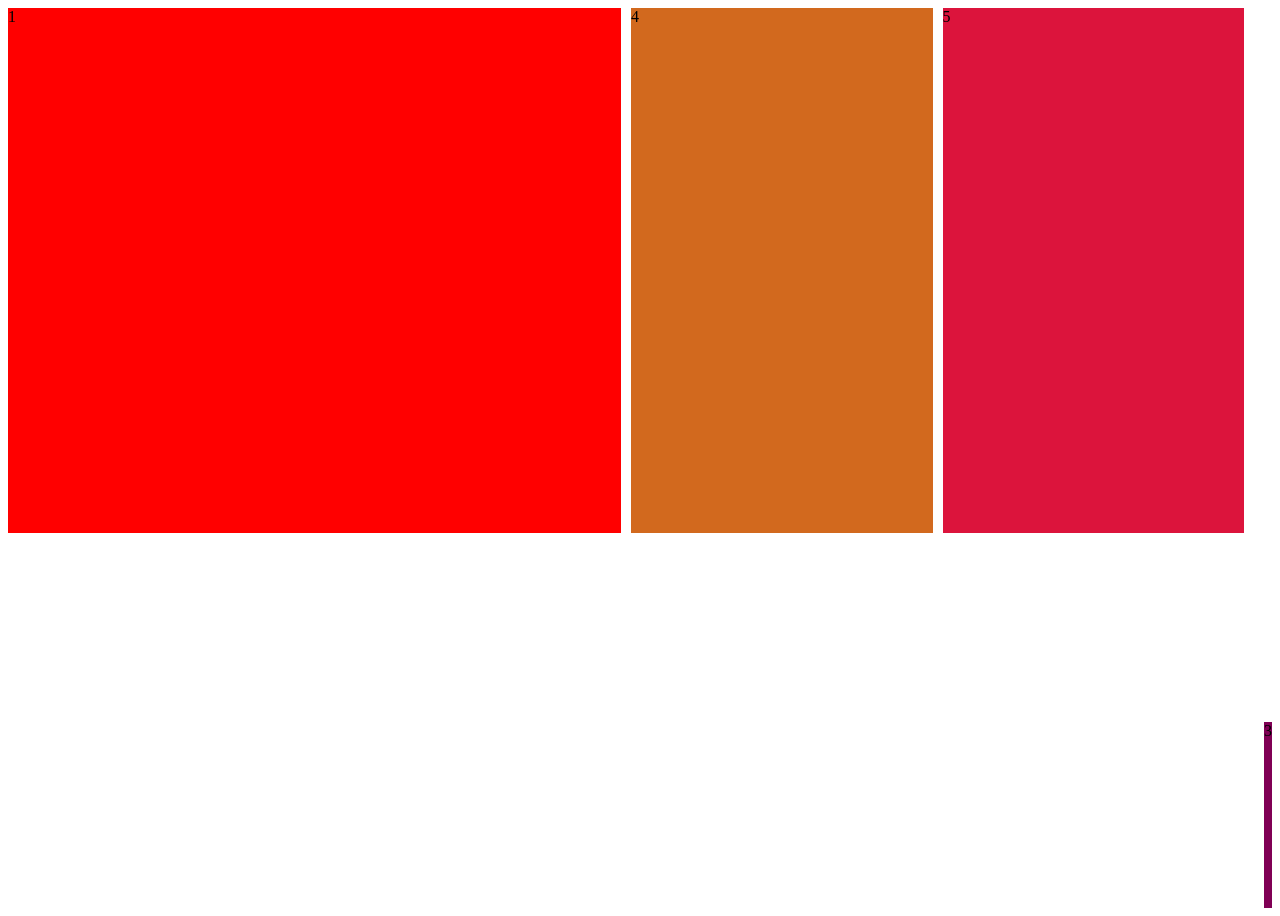
<file: index.html>
<!doctype html>
<html lang="en">
  <head>
    <meta charset="UTF-8" />
    <meta name="viewport" content="width=device-width, initial-scale=1.0" />
    <title>Document</title>
    <style>
      .grid-parent {
        height: 100vh;
        gap: 10px;
        display: grid;
        grid-template-columns: repeat(4, 1fr);
        /* grid-template-rows: repeat(3, 1fr); */
        grid-template-areas:
          "one one four five"
          "one one four five"
          "one one four five";
      }
      .box {
        background-color: aquamarine;
      }
      .one {
        grid-area: one;
        background: red;
      }
      .two {
        grid-area: two;
        background-color: gray;
      }
      .three {
        grid-area: three;
        background-color: rgb(128, 0, 85);
      }
      .four {
        grid-area: four;
        background-color: chocolate;
      }
      .five {   
        grid-area: five;
        background-color: crimson;
      }
    </style>
  </head>
  <body>
    <div class="grid-parent">
      <div class="box 1 one">1</div>
      <div class="box 2 two">2</div>
      <div class="box 3 three">3</div>
      <div class="box 4 four">4</div>
      <div class="box 5 five">5</div>
    </div>
  </body>
</html>
</file>
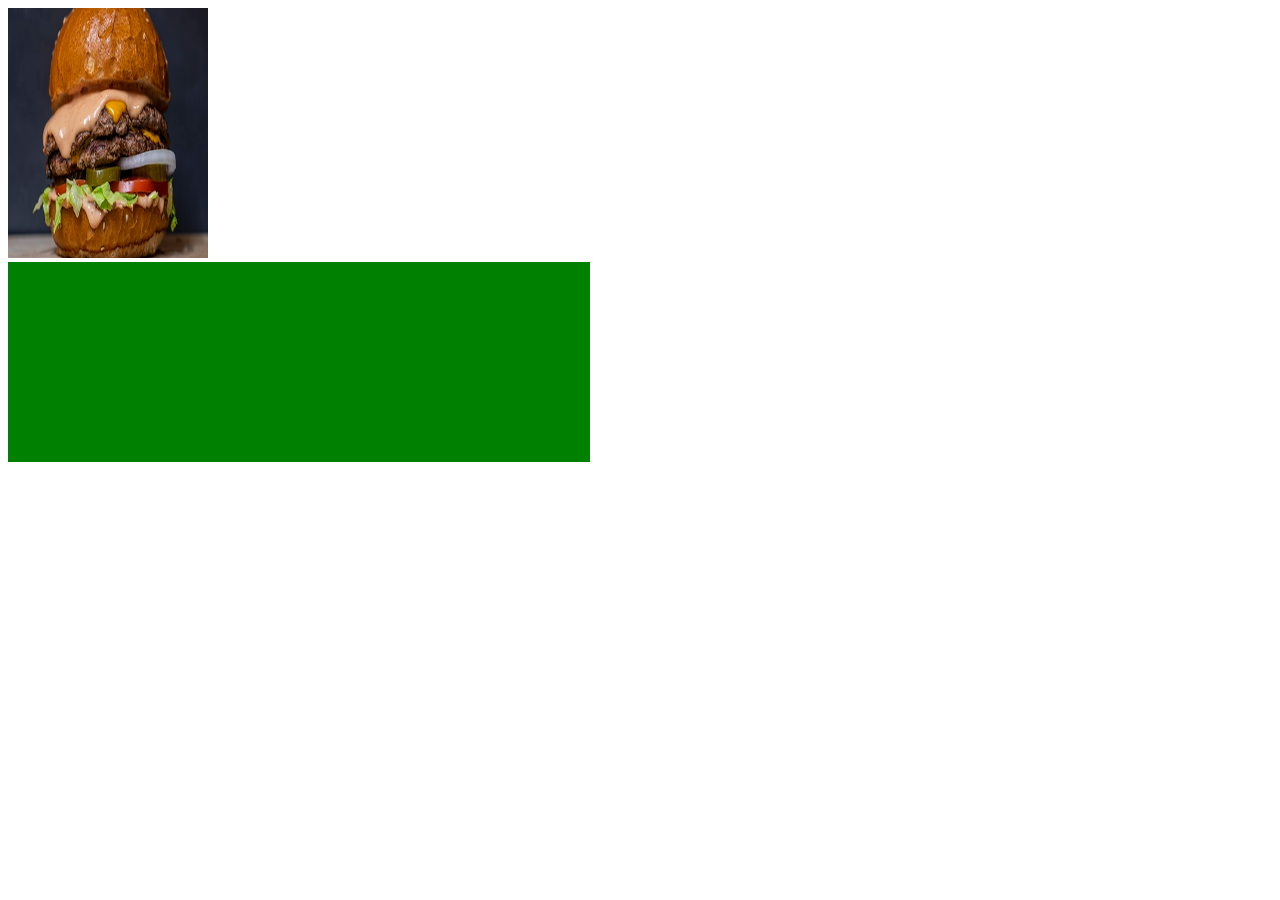
<file: flex.html>
<!doctype html>
<html lang="en">
  <head>
    <meta charset="UTF-8" />
    <meta name="viewport" content="width=device-width, initial-scale=1.0" />
    <title>Document</title>
    <style>
      .one {
        width: 300px;
        height: 300px;
        background: red;
        position: absolute;
        top: 0px;
        z-index: 4;
      }
      .two {
        width: 300px;
        height: 300px;
        background: yellowgreen;
        position: absolute;
        top: 50px;
        left: 50px;

        z-index: 3;
      }
      .img{
        width: 200px;
        height: 250px;
      
      }
      div{
        height: 200px;
        background-color: green;
        width: calc(50% - 50px);
      }
    </style>
  </head>
  <body>
    <!-- <div class="one"></div>
    <div class="two"></div>
    <span>text</span> -->
    <img class="img" src="./burger.png" alt="image">
    <div>

    </div>
  </body>
</html>
</file>
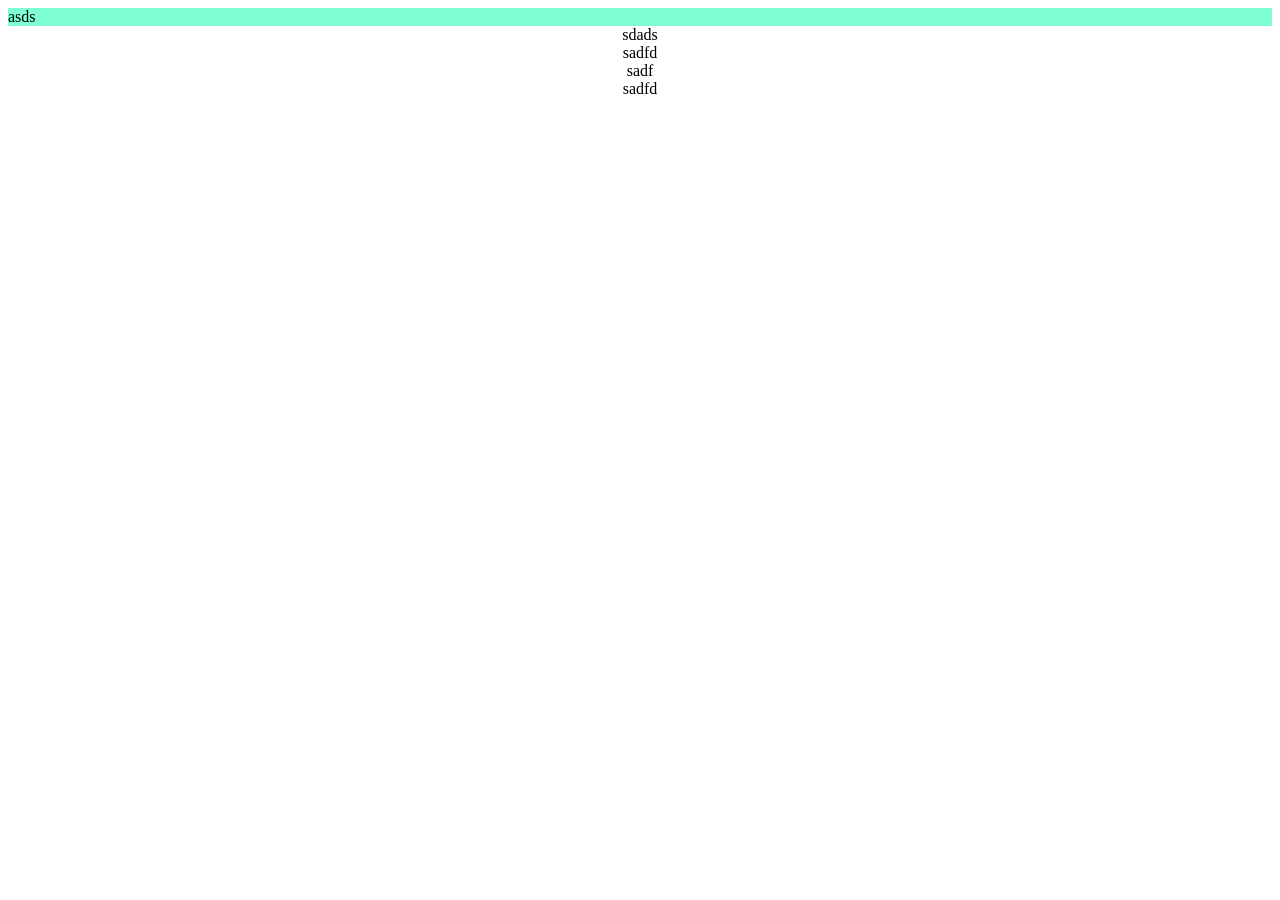
<file: hg.html>
<!doctype html>
<html lang="en">
  <head>
    <meta charset="UTF-8" />
    <meta name="viewport" content="width=device-width, initial-scale=1.0" />
    <title>Document</title>
    <style>
        .parent{
            display: flex;
            flex-direction: column;
            align-items: center ;
        }
        .box1{
            background-color: aquamarine;
            align-self: stretch;
        }
    </style>
  </head>
  <body>
    <div class="parent">
      <div class="box1">asds</div>
      <div class="box2">sdads</div>
      <div class="box3">sadfd</div>
      <div class="box4">sadf</div>
      <div class="box5">sadfd</div>
    </div>
  </body>
</html>
</file>
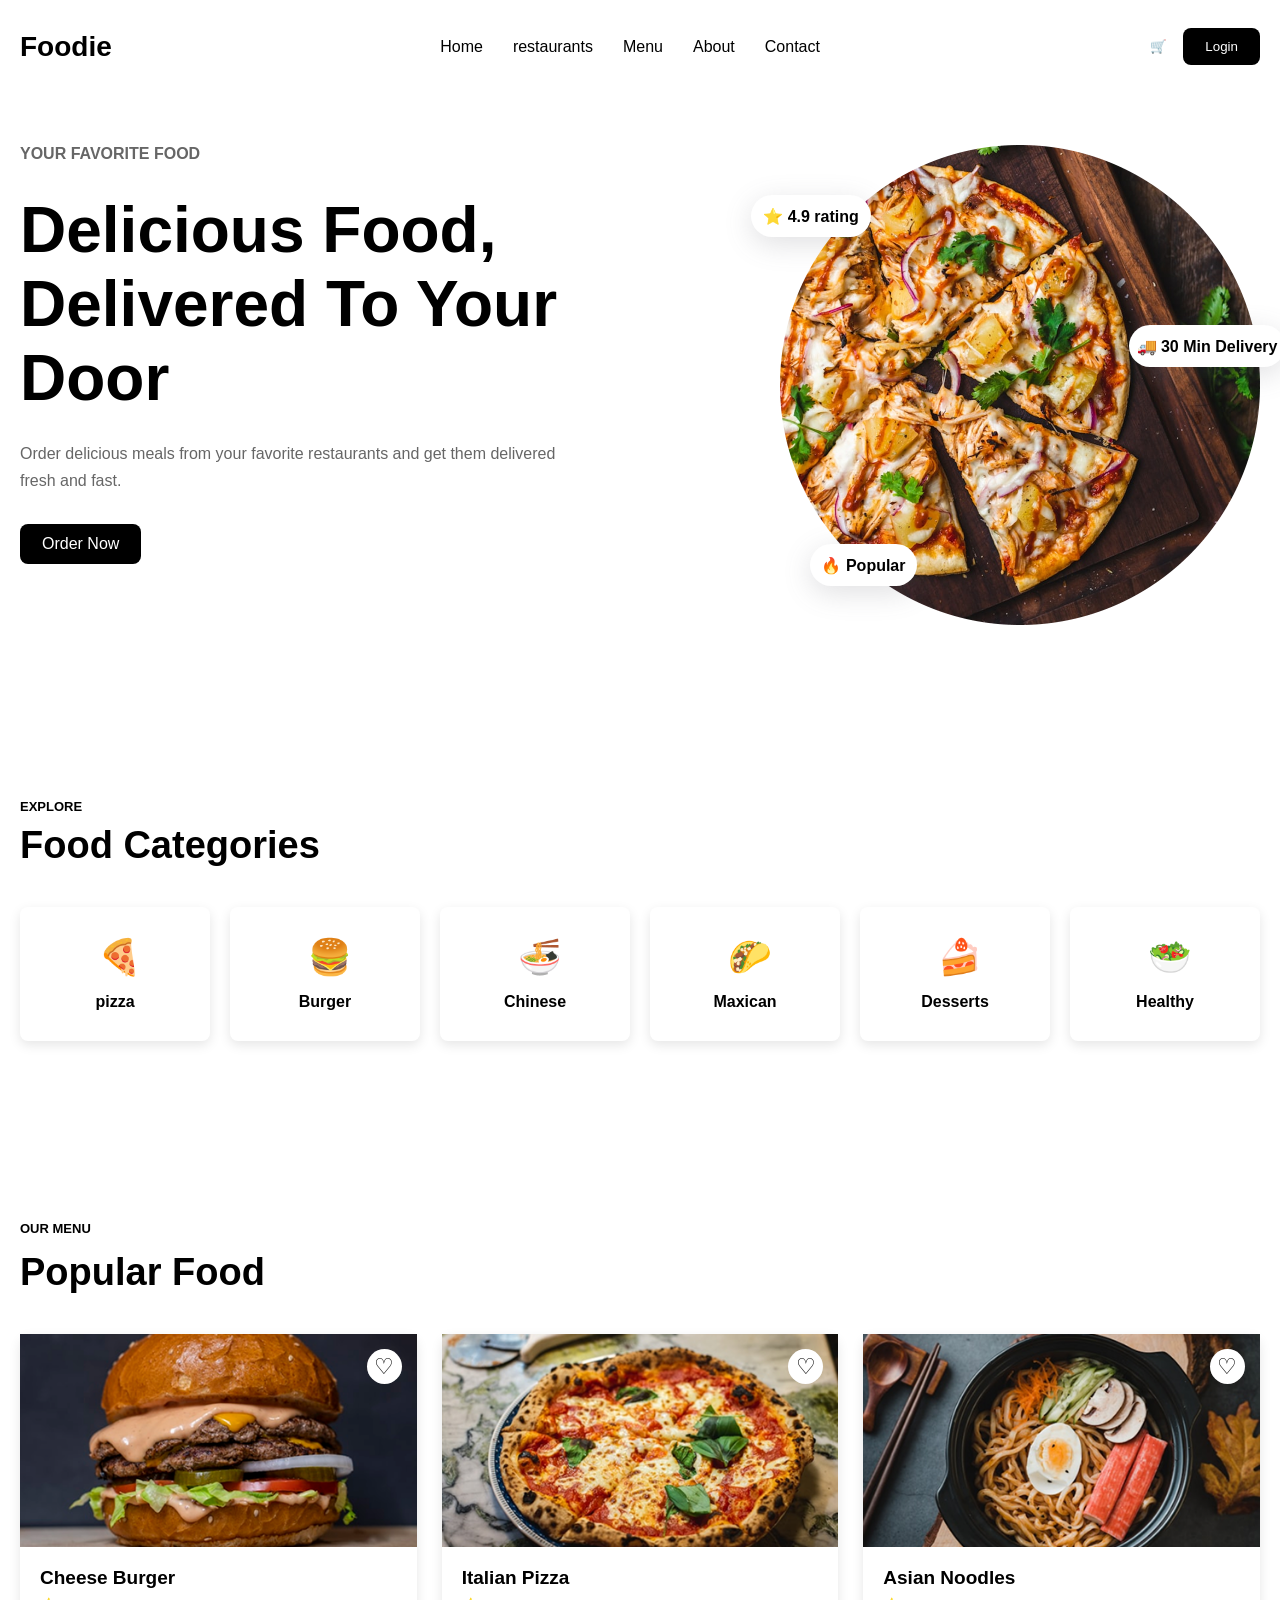
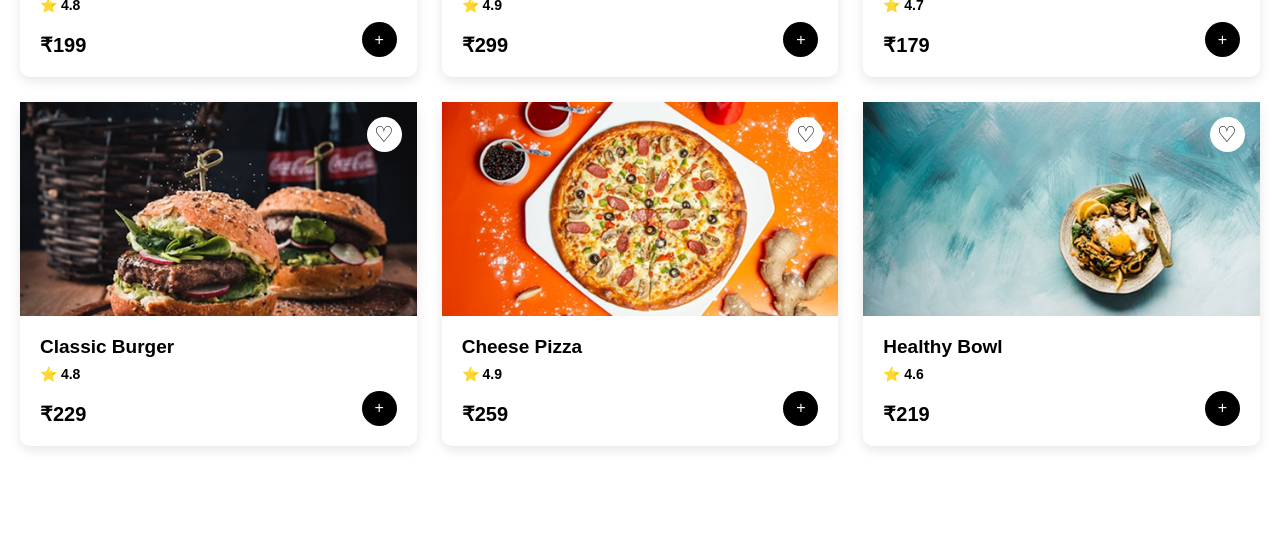
<file: web.html>
<!doctype html>
<html lang="en">
  <head>
    <meta charset="UTF-8" />
    <meta name="viewport" content="width=device-width, initial-scale=1.0" />
    <title>Document</title>
    <link rel="stylesheet" href="./web.css" />
    <link rel="stylesheet" href="./media.css">
  </head>
  <body>
    <header class="header">
      <div class="container">
        <div class="header-main">
          <div class="logo">Foodie</div>
          <div class="nav flex">
            <a>Home</a>
            <a>restaurants</a>
            <a>Menu</a>
            <a>About</a>
            <a>Contact</a>
          </div>
          <div class="actions flex">
            <button class="cart">🛒</button>
            <button class="login">Login</button>
            <button class="menu-togle"><img src="./togle.png" alt="puppy lerry"></button>
          </div>
        </div>
      </div>
    </header>

    <!-- hero  -->
    <section class="hero-sec">
      <div class="container">
        <div class="hero-page flex">
          <!-- hero content area  -->
          <div class="hero-content">
            <div class="txt">YOUR FAVORITE FOOD</div>
            <div class="foodtxt">Delicious Food, Delivered To Your Door</div>
            <div class="food-txt">
              Order delicious meals from your favorite restaurants and get them
              delivered fresh and fast.
            </div>
            <div class="">
              <button class="order">Order Now</button>
            </div>
          </div>

          <!-- hero page Pizza image  -->
          <div class="hero-image">
            <div class="ratinggg"><span>⭐ 4.9 rating</span></div>
            <div class="Delivery"><span>🚚 30 Min Delivery</span></div>
            <div class="Popular"><span>🔥 Popular</span></div>
            <img
              src="./mainpng.png"
              alt="pizza"
              height="480px"
              max-width="480px"
              class="hero-img"
            />
          
            
          </div>
        </div>
      </div>
    </section>

    <!-- food catogary  -->
    <section class="food-cat-section">
      <div class="container">
        <div class="catagory">
          <div class="cat-main">
            <div class="text">EXPLORE</div>
            <div class="cat-text">Food Categories</div>
          </div>
          <div class="cat-pics">
            <div class="pizza">
              <div class="pic">🍕</div>
              <div class="pizza-txt">pizza</div>
            </div>
            <div class="pizza">
              <div class="pic">🍔</div>
              <div class="pizza-txt">Burger</div>
            </div>
            <div class="pizza">
              <div class="pic">🍜</div>
              <div class="pizza-txt">Chinese</div>
            </div>
            <div class="pizza">
              <div class="pic">🌮</div>
              <div class="pizza-txt">Maxican</div>
            </div>
            <div class="pizza">
              <div class="pic">🍰</div>
              <div class="pizza-txt">Desserts</div>
            </div>
            <div class="pizza">
              <div class="pic">🥗</div>
              <div class="pizza-txt">Healthy</div>
            </div>
          </div>  
        </div>
      </div>
    </section>
    <!-- Menu -->
    <section class="menu-section">
      <div class="container mainn">
        <div class="menu-main flex">
          <!-- headign  -->
          <div class="menu-txt bold">OUR MENU</div>
          <div class="menutxt bold">Popular Food</div>
        </div>
        <div class="menu-pics">
          <!-- card 1 -->
          <div class="Burger">
            <div class="gap">
              <img src="./burger.png" alt="" />
              <div class="pdd">
                <div class="position center">
                  <span>♡</span>
                </div>
                <div class="main-menu">
                  Cheese Burger
                  <div class="rating">⭐ 4.8</div>
                </div>

               <div class="adding center">
                  <span>+</span>
                </div>
                <div class="price">₹199</div>
              </div>
            </div>
          </div>
          <!-- card 2 -->
          <div class="Burger">
            <div class="gap">
              <img src="./italian pizza.png" alt="" />
              <div class="pdd">
                <div class="position center">
                  <span>♡</span>
                </div>
                <div class="main-menu">
                  Italian Pizza
                  <div class="rating">⭐ 4.9</div>
                </div>

               <div class="adding center">
                  <span>+</span>
                </div>
                <div class="price">₹299</div>
              </div>
            </div>
          </div>
          <!-- card 3 -->
          <div class="Burger">
            <div class="gap">
              <img src="./noodles.png" alt="" />
              <div class="pdd">
                <div class="position center">
                  <span>♡</span>
                </div>
                <div class="main-menu">
                  Asian Noodles
                  <div class="rating">⭐ 4.7</div>
                </div>

                <div class="adding center">
                  <span>+</span>
                </div>
                <div class="price">₹179</div>
              </div>
            </div>
          </div>
          <!-- card 4 -->
          <div class="Burger">
            <div class="gap">
              <img src="./clasic burger.png" alt="" />
              <div class="pdd">
                <div class="position center">
                  <span>♡</span>
                </div>
                <div class="main-menu">
                  Classic Burger
                  <div class="rating">⭐ 4.8</div>
                </div>

                <div class="adding center">
                  <span>+</span>
                </div>
                <div class="price">₹229</div>
              </div>
            </div>
          </div>
          <!-- card 5  -->
          <div class="Burger">
            <div class="gap">
              <img src="./chese pizza.png" alt="" />
              <div class="pdd">
                <div class="position center">
                  <span>♡</span>
                </div>
                <div class="main-menu">
                  Cheese Pizza
                  <div class="rating">⭐ 4.9</div>
                </div>

                <div class="adding center">
                  <span>+</span>
                </div>
                <div class="price">₹259</div>
              </div>
            </div>
          </div>
          <!-- card 6 -->
          <div class="Burger">
            <div class="gap">
              <img src="./healthy.png" alt="" />
              <div class="pdd">
                <div class="position center">
                  <span>♡</span>
                </div>
                <div class="main-menu">
                  Healthy Bowl
                  <div class="rating">⭐ 4.6</div>
                </div>

                <div class="adding center">
                  <span>+</span>
                </div>
                <div class="price">₹219</div>
              </div>
            </div>
          </div>
        </div>
      </div>
    </section>
    <!-- <section class="offer-section">
      <div class="container"> -->
        <!-- start  -->
        <!-- <div class="offer-main">
          <div class="offer-txt">
            <div class="for-gap">
              <div class="LIMITED">LIMITED OFFER</div>
              <div class="txt2">Get 50% OFF <br> On Your First Order</div>
            </div>
            <div class="button">
              <button>Order Now</button>
            </div>
          </div>
          <div class="off">
            <span class="">50%</span>
            <span class="offtxt">OFF</span>
          </div>
        </div>
      </div>
    </section> -->
    <!-- <section class="quality-section">
      <div class="container"> -->
        <!-- start -->
        <!-- <div class="quality-main">
          <div class="quality-text">
            <div class="quality-txt">WHY US</div>
            <div class="qualitytxt">Why Choose Foodie?</div>
          </div>
          <div class="quality-cards"> -->
            <!-- card 1 -->
            <!-- <div class="Fast-Delivery c-card">
              <div class="card-img">🚚</div>
              <div class="gaping">
                <span class="common-txt">Fast Delivery</span>
                <span class="common-text"
                  >Get your food delivered quickly.</span
                >
              </div>
            </div> -->
            <!-- card 2 -->
            <!-- <div class="Fresh-Food c-card">
              <div class="card-img">🍴</div>
              <div class="gaping">
                <span class="common-txt">Fresh Food</span>
                <span class="common-text"
                  >Fresh and delicious meals every time.</span
                >
              </div>
            </div> -->
            <!-- card 3 -->
            <!-- <div class="Easy-Payment c-card">
              <div class="card-img">💳</div>
              <div class="gaping">
                <span class="common-txt">Easy Payment</span>
                <span class="common-text"
                  >Simple and secure payment options.</span
                >
              </div>
            </div> -->
            <!-- card 4 -->
            <!-- <div class="Best-Quality c-card">
              <div class="card-img">⭐</div>
              <div class="gaping">
                <span class="common-txt">Best Quality</span>
                <span class="common-text"
                  >Quality food from trusted restaurants.</span
                >
              </div>
            </div>
          </div>
        </div>
      </div>
    </section> -->
    <!-- <footer class="footer">
      <div class="container">
        <div class="footer-main">
          <div class="footer-txt">
            <span class="c-txt">Foodie</span>
            <span class="llb">Delicious food delivered to your door.</span>
          </div>
          <div class="footer-ctxt">
            <span class="c-text">Company</span>
            <div class="common-text">
              <span class="">About</span>
              <span class="">Careers</span>
              <span class="Contact">Contact</span>
            </div>
          </div>
          <div class="footer-ctxt">
            <span class="c-text">Support</span>
            <div class="common-text">
              <span class="">FAQ</span>
              <span class="">Help Center</span>
              <span class="Contact">Privacy</span>
            </div>
          </div>
          <div class="footer-ctxt">
            <span class="c-text">Follow Us</span>
            <div class="common-text">
              <span class="">Instagram</span>
              <span class="">Facebook</span>
              <span class="Contact">Twitter</span>
            </div>
          </div>
        </div>
      </div>
    </footer> -->
  </body>
</html>
</file>
<file: web.css>
.header-main {

    display: flex;
    justify-content: space-between;
    /* padding: 0 118px;
    margin: 0 auto; */
    align-items: center;
    font-family: Arial, Helvetica, sans-serif;
    padding-top: 28px;

}

.nav {
    gap: 30px;
    cursor: pointer;


}

* {
    margin: 0;
    padding: 0;
    font-family: Arial, Helvetica, sans-serif;
    box-sizing: border-box;
}

button {
    background: none;
    border: none;
}

.flex {
    display: flex;
}

.center {
    display: flex;
    align-items: center;
    justify-content: center;
}

.actions {
    gap: 15px;
}

.login {
    color: rgb(255, 255, 255);
    background-color: #000;
    /* border: 1px solid #030303 ; */
    padding: 11px 22px;
    border-radius: 8px;
    cursor: pointer;
}

/* .login:hover{
    padding: 15px 28px;
    background: #000;
    color: white;
    transition: all 0.7s ease-in-out;
} */

.logo {
    font-weight: bold;
    font-size: 28px;
}

.hero-sec {
    font-family: Arial;
    padding: 80px 0px;

}

.cart {
    border: none;
    width: 20px;
    cursor: pointer;
}

.txt {
    font-weight: bold;
    font-size: 14;
    color: #666666;
}

.container {
    max-width: 1484px;
    margin: 0 auto;
    width: 100%;
    padding: 0 20px;
    box-sizing: border-box;
}

.foodtxt {
    font-weight: bolder;
    font-size: 64px;
    padding-top: 30px;


}

.food-txt {
    font-size: 16px;
    color: #666666;
    padding: 25px 0 30px 0;
    line-height: 27px;
}

.hero-content {
    background-color: #FFFFFF;
    max-width: 560px;
}

.order {
    background-color: black;
    color: #FFFFFF;
    border-radius: 8px;
    font-size: 16px;
    padding: 11px 22px;
    cursor: pointer;
}

.hero-page {
    justify-content: space-between;
}

.ratinggg {
    font-weight: bold;
    box-shadow: rgba(100, 100, 111, 0.2) 0px 7px 29px 0px;
    display: inline;
    border-radius: 30px;
    position: absolute;
    right: 389px;
    top: 50px;
    max-width: 120px;
    width: 100%;
    display: flex;
    align-items: center;
    justify-content: center;
    max-height: 42px;
    height: 100%;
    background-color: #FFFFFF;
}

.Delivery {
    font-weight: bold;
    box-shadow: rgba(100, 100, 111, 0.2) 0px 7px 29px 0px;
    display: inline;
    border-radius: 30px;
    position: absolute;
    left: 349px;
    top: 180px;
    max-width: 156px;
    width: 100%;
    display: flex;
    align-items: center;
    justify-content: center;
    max-height: 42px;
    height: 100%;
    background-color: #FFFFFF;

}

.Popular {
    font-weight: bold;
    box-shadow: rgba(100, 100, 111, 0.2) 0px 7px 29px 0px;
    display: inline;
    border-radius: 30px;
    position: absolute;
    left: 30px;
    bottom: 43px;
    max-width: 107px;
    width: 100%;
    display: flex;
    align-items: center;
    justify-content: center;
    max-height: 42px;
    height: 100%;
    background-color: #FFFFFF;
}

.hero-image {
    position: relative;


}

.text {
    font-size: 13px;
    font-weight: bold;
}

.cat-text {
    font-weight: bold;
    font-size: 38px;

}

.food-cat-section {
    padding: 90px 0;
}

.cat-pics {
    display: grid inline;
    grid-template-columns: repeat(6, 1fr);
    gap: 20px;

}

.pizza {
    max-width: 225px;
    padding: 30px 20px;
    border-radius: 8px;
    box-shadow: rgba(0, 0, 0, 0.1) 0px 4px 12px;
    display: flex;
    flex-direction: column;
    justify-content: center;
    align-items: center;
    gap: 15px;

}

.pic {
    max-width: 35px;
    font-size: 35px;


}

.pizza-txt {
    position: relative;
    font-weight: bold;

}

.cat-main {
    display: flex;
    flex-direction: column;
    gap: 10px;
}

.catagory {
    display: flex;
    flex-direction: column;
    gap: 40px;
}

.bold {
    font-weight: bold;
}

.menu-main {
    gap: 15px;
    flex-direction: column;
}

.menutxt {
    font-size: 38px;
}

.menu-txt {
    font-size: 13px;
}

.menu-pics {
    display: grid;
    grid-template-columns: repeat(3, 1fr);
    gap: 25px;
}

.main-menu {
    font-weight: bold;
    font-size: 19px;
    display: flex;
    flex-direction: column;
    gap: 8px;
}

.rating {
    font-size: 14px;
}

.price {
    font-size: 20px;
    font-weight: bold;

}

.Burger {
    display: flex;
    flex-direction: column;
    gap: 28px;
    box-shadow: rgba(0, 0, 0, 0.1) 0px 4px 12px;
    border-radius: 10px;
    /* justify-content: end; */
    position: relative;
    width: 100%;
    max-width: 100%
    ;

}

.gap {
    display: flex;
    flex-direction: column;
    position: relative;


}
.gap img{
    width: 100%;
}

.pdd {
    padding: 20px;
    display: flex;
    flex-direction: column;
    gap: 20px;
}

.mainn {
    display: flex;
    flex-direction: column;
    gap: 40px;
}

.position {
    position: absolute;
    right: 15px;
    top: 15px;
    background-color: #FFFFFF;
    border-radius: 100%;
    /* padding: 8px 12px; */
    /* font-size: 22px; */
    aspect-ratio: 1/1;
    max-width: 35px;
    width: 100%;
}

.position span {
    font-size: 22px;
    position: relative;
    inset: 0;

}

.adding {
    position: absolute;
    right: 20px;
    bottom: 20px;
    background-color: black;
    color: white;
    /* padding: 8px 13px; */
    border-radius: 100%;
    /* font-size: 20px; */
    aspect-ratio: 1/1;
    max-width: 35px;
    width: 100%;
}

.menu-section {
    padding: 90px 0;
}

.offer-txt {
    gap: 25px;
    display: flex;
    flex-direction: column;
    align-items: start;
    max-width: 432px;
}

.limited {
    font-size: 13px;

}

.txt2 {
    font-size: 45px;
    font-weight: bold;
}

.button {
    background-color: white;
    color: #000000;
    border-radius: 7px;
    font-size: 14px;
    padding: 13px 25px;
}

.offer-main {
    background-color: #000000;
    color: white;
    display: flex;
    align-items: start;
    border-radius: 25px;
    padding: 50px 60px;
    align-items: center;
    justify-content: space-between;
}

.offer-section {
    padding: 40px 0px 90px 0;

}

.for-gap {
    gap: 15px;
    display: flex;
    flex-direction: column;
}

.off {
    font-size: 40px;
    font-weight: bold;
    background-color: white;
    color: #000000;
    padding: 0px 43px;
    border-radius: 100%;
    aspect-ratio: 1/1;
    display: flex;
    align-items: center;
    flex-direction: column;
    justify-content: center;
}

.quality-section {
    padding: 90px 0;
}

.offtxt {
    font-size: 16px;
    font-weight: bold;
    align-items: center;
    display: block;
    flex-direction: column;
}

.quality-txt {
    font-size: 13px;
    font-weight: bold;
}

.qualitytxt {
    font-size: 38px;
    font-weight: bold;
}

.quality-text {
    display: flex;
    flex-direction: column;
    gap: 10px;
}

.quality-cards {

    display: grid;
    grid-template-columns: repeat(4, 1fr);
    gap: 25px;
}

.c-card {
    max-width: 343px;
    height: 100%;
    padding: 30px;
    box-shadow: rgba(0, 0, 0, 0.12) 0px 1px 3px, rgba(0, 0, 0, 0.24) 0px 1px 2px;
    display: flex;
    flex-direction: column;
    gap: 15px;
    border-radius: 15px;
}

.common-txt {
    font-size: 19px;
    font-weight: bold;
}

.gaping {
    display: flex;
    flex-direction: column;
    gap: 10px;
}

.common-text {
    color: #777777;
}

.quality-main {
    display: flex;
    flex-direction: column;
    gap: 40px;
    /* padding: 90px 0; */
}

.footer-main {
    display: grid;
    grid-template-columns: repeat(4, 1fr);
    background-color: #000000;
    gap: 50px;
    color: white;
    padding: 70px 0px;
}

.footer-txt {
    display: flex;
    flex-direction: column;
    gap: 15px;
    min-width: 518px;
}

.c-txt {
    font-size: 24px;
    font-weight: bold;
}

.c-text {
    font-size: 18px;
    font-weight: bold;
}

.llb {
    color: #AAAAAA;
}

.common-text {
    color: #AAAAAA;
    display: flex;
    flex-direction: column;
    gap: 12px;
}

.footer-ctxt {
    display: flex;
    flex-direction: column;
    gap: 20px;
}

.Contact {
    padding-bottom: 12px;
}

.footer {
    background-color: black;
}
</file>
<file: media.css>
@media screen and (max-width:1200px) {
    .nav {
        gap: 20px;
    }

    .hero-content {
        max-width: 500px;
    }

    .hero-img {
        max-width: 400px;
        max-height: 400px;
    }

    .ratinggg {
        right: 309px;
    }

    .Delivery {
        left: 290px;
        top: 145px;
    }

    .foodtxt {
        padding-top: 20px;
        font-size: 50px;
    }

    .order {
        padding: 10px 20px;
    }

    .food-txt {
        font-size: 14px;
    }
.pizza{
    max-width: 200px;
}

 
}

@media screen and (max-width:1024px) {
    .nav {
        gap: 10px;
    }

    .hero-content {
        max-width: 450px;
    }

    .hero-img {
        max-width: 320px;
        max-height: 320px;
    }

    .ratinggg {
        right: 275px;
        font-size: 13px;
        max-width: 100px;
        max-height: 35px;
    }

    .Delivery {
        left: 232px;
        top: 118px;
        max-height: 35px;
        font-size: 13px;
        max-width: 135px;
    }

    .Popular {
        left: 12px;
        bottom: 30px;
        max-height: 35px;
        font-size: 13px;
        max-width: 90px;

    }

    .foodtxt {
        padding-top: 10px;
        font-size: 40px;
    }

    .food-txt {
        padding: 15px 0 20px 0;
    }
    .cat-pics{
overflow-x:scroll ;
}
.pic {
    max-width: 30px;
    font-size: 30px;


}
.pdd{
    padding: 15px;
    gap: 15px;
}
.main-menu{
    font-size: 16px;

}
.price{
    font-size: 15px;
}
.adding{
    max-width: 30px;
}
}

@media screen and (max-width:768px) {
    .nav {
        display: none;
    }

    .cart {
        display: none;
    }

    .login {
        display: none;
    }

    .hero-page {
        flex-direction: column-reverse;
        gap: 30px;
        
    }

    .hero-img {
        max-width: 480px;
    }
    .hero-content{
       align-items: center;
    }
    
.hero-image{
        align-self: center;
    }
    .pic {
    max-width: 25px;
    font-size: 25px;


}


}

@media screen and (min-width:768px) {
    .menu-togle {
        display: none;
    }
}
@media screen and (min-width:580px){

    
}
</file>
